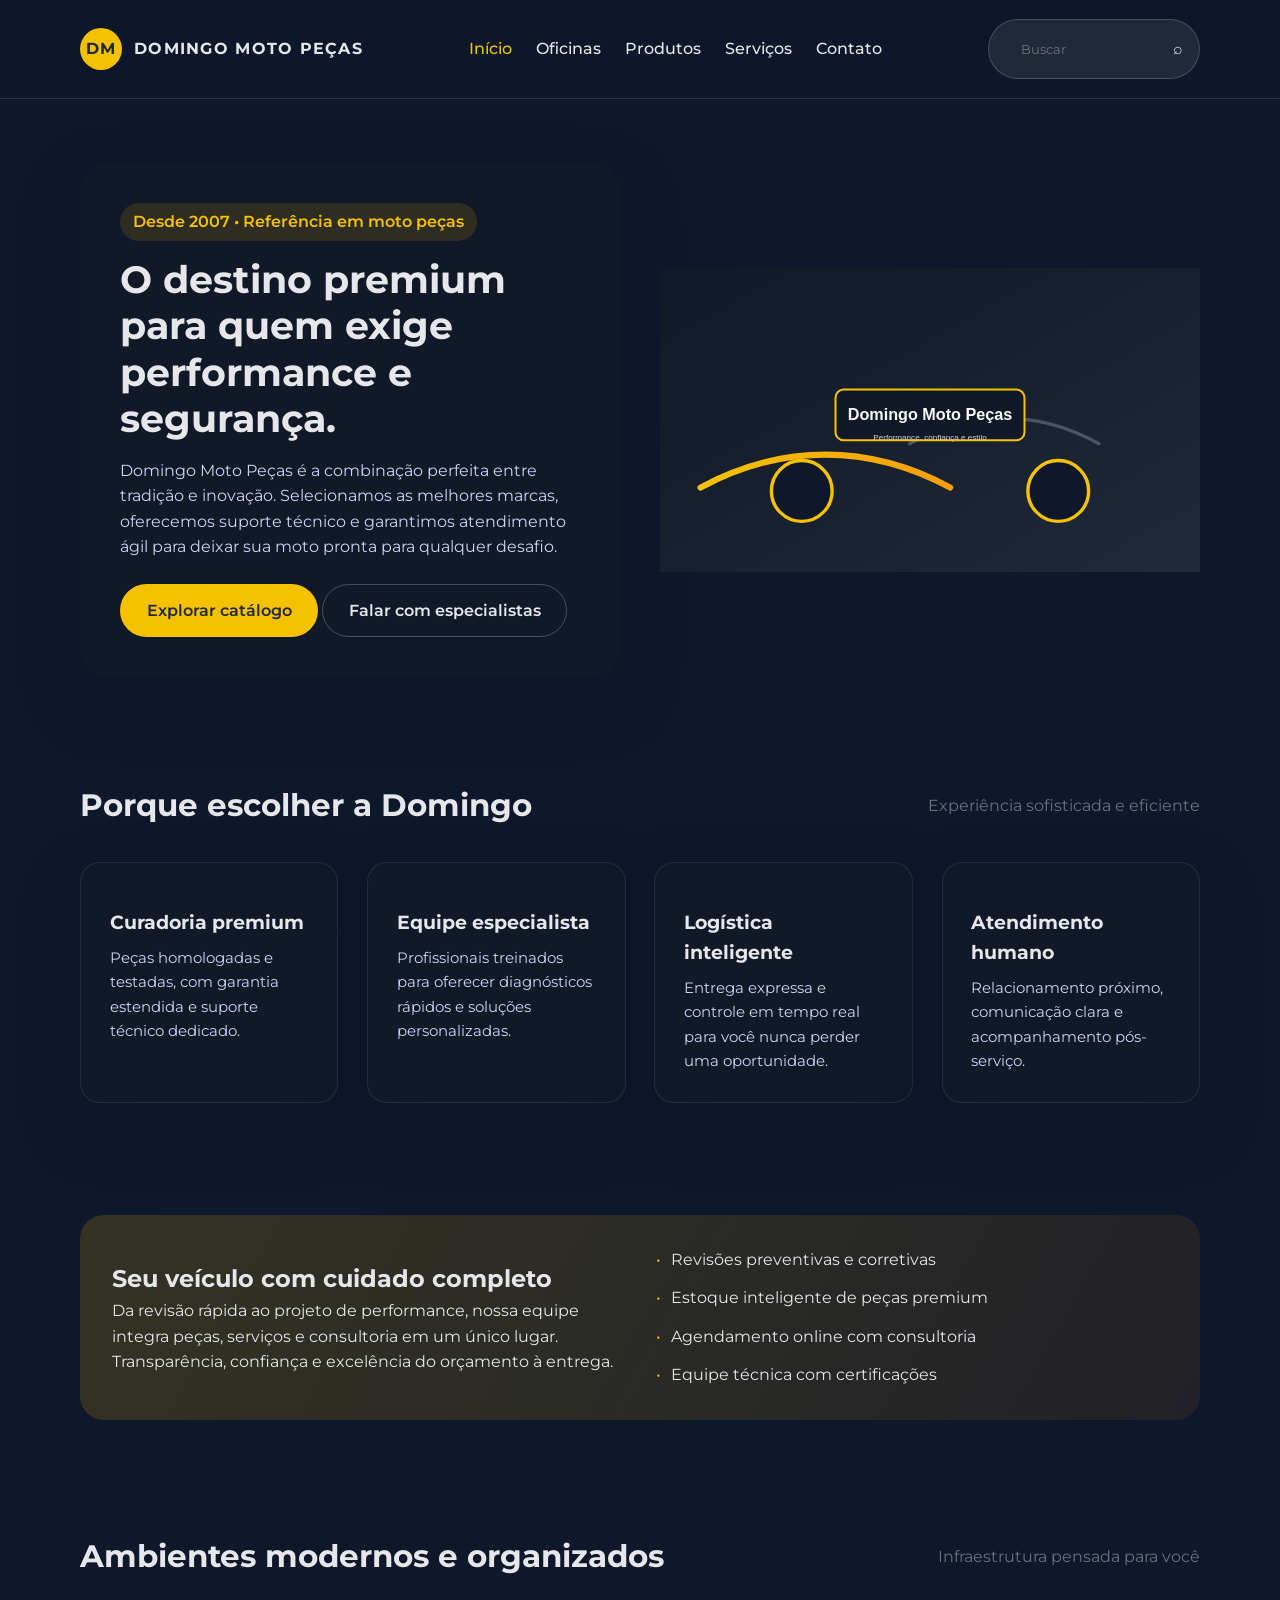
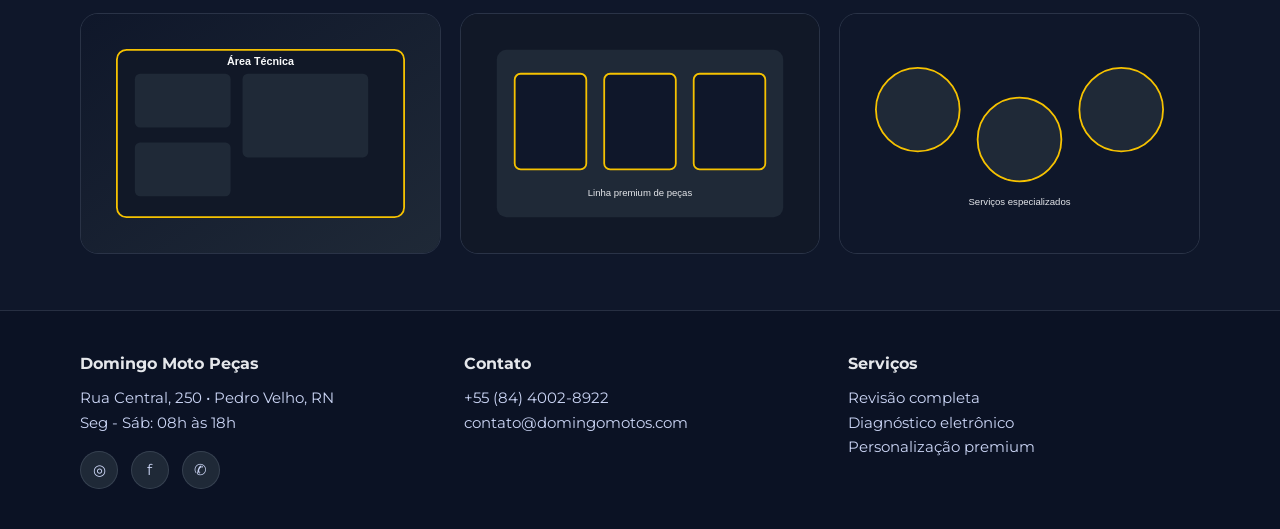
<file: index.html>
<!DOCTYPE html>
<html lang="pt-br">
  <head>
    <meta charset="UTF-8" />
    <meta name="viewport" content="width=device-width, initial-scale=1.0" />
    <title>Domingo Moto Peças | Performance e confiança</title>
    <link rel="stylesheet" href="css/styles.css" />
  </head>
  <body>
    <header>
      <div class="container nav">
        <a class="brand" href="index.html">
          <span class="brand-mark">DM</span>
          <span>Domingo Moto Peças</span>
        </a>
        <nav class="nav-links">
          <a href="index.html">Início</a>
          <a href="oficinas.html">Oficinas</a>
          <a href="produtos.html">Produtos</a>
          <a href="servicos.html">Serviços</a>
          <a href="contato.html">Contato</a>
        </nav>
        <div class="nav-cta">
          <div class="search">
            <input type="text" placeholder="Buscar" aria-label="Buscar" />
            <span>⌕</span>
          </div>
          <button class="menu-toggle" aria-label="Abrir menu">☰</button>
        </div>
      </div>
    </header>

    <main>
      <section class="hero">
        <div class="container hero-grid">
          <div class="hero-card">
            <span class="badge">Desde 2007 • Referência em moto peças</span>
            <h1>O destino premium para quem exige performance e segurança.</h1>
            <p>
              Domingo Moto Peças é a combinação perfeita entre tradição e inovação. Selecionamos as melhores marcas,
              oferecemos suporte técnico e garantimos atendimento ágil para deixar sua moto pronta para qualquer desafio.
            </p>
            <div class="hero-actions">
              <a class="btn btn-primary" href="produtos.html">Explorar catálogo</a>
              <a class="btn btn-secondary" href="contato.html">Falar com especialistas</a>
            </div>
          </div>
          <img src="assets/hero.svg" alt="Ilustração de oficina moderna" />
        </div>
      </section>

      <section class="section">
        <div class="container">
          <div class="section-title">
            <h2>Porque escolher a Domingo</h2>
            <span>Experiência sofisticada e eficiente</span>
          </div>
          <div class="card-grid">
            <article class="card">
              <h3>Curadoria premium</h3>
              <p>Peças homologadas e testadas, com garantia estendida e suporte técnico dedicado.</p>
            </article>
            <article class="card">
              <h3>Equipe especialista</h3>
              <p>Profissionais treinados para oferecer diagnósticos rápidos e soluções personalizadas.</p>
            </article>
            <article class="card">
              <h3>Logística inteligente</h3>
              <p>Entrega expressa e controle em tempo real para você nunca perder uma oportunidade.</p>
            </article>
            <article class="card">
              <h3>Atendimento humano</h3>
              <p>Relacionamento próximo, comunicação clara e acompanhamento pós-serviço.</p>
            </article>
          </div>
        </div>
      </section>

      <section class="section">
        <div class="container highlight">
          <div>
            <h2>Seu veículo com cuidado completo</h2>
            <p>
              Da revisão rápida ao projeto de performance, nossa equipe integra peças, serviços e consultoria em um único
              lugar. Transparência, confiança e excelência do orçamento à entrega.
            </p>
          </div>
          <ul>
            <li>Revisões preventivas e corretivas</li>
            <li>Estoque inteligente de peças premium</li>
            <li>Agendamento online com consultoria</li>
            <li>Equipe técnica com certificações</li>
          </ul>
        </div>
      </section>

      <section class="section">
        <div class="container">
          <div class="section-title">
            <h2>Ambientes modernos e organizados</h2>
            <span>Infraestrutura pensada para você</span>
          </div>
          <div class="gallery">
            <img src="assets/oficina.svg" alt="Área de oficina técnica" />
            <img src="assets/produtos.svg" alt="Vitrine de produtos" />
            <img src="assets/servicos.svg" alt="Serviços especializados" />
          </div>
        </div>
      </section>
    </main>

    <footer>
      <div class="container footer-grid">
        <div>
          <h4>Domingo Moto Peças</h4>
          <p>Rua Central, 250 • Pedro Velho, RN</p>
          <p>Seg - Sáb: 08h às 18h</p>
          <div class="socials">
            <a href="https://instagram.com" aria-label="Instagram">◎</a>
            <a href="https://facebook.com" aria-label="Facebook">f</a>
            <a href="https://wa.me" aria-label="WhatsApp">✆</a>
          </div>
        </div>
        <div>
          <h4>Contato</h4>
          <p>+55 (84) 4002-8922</p>
          <p>contato@domingomotos.com</p>
        </div>
        <div>
          <h4>Serviços</h4>
          <p>Revisão completa</p>
          <p>Diagnóstico eletrônico</p>
          <p>Personalização premium</p>
        </div>
      </div>
    </footer>

    <script src="js/main.js"></script>
  </body>
</html>
</file>
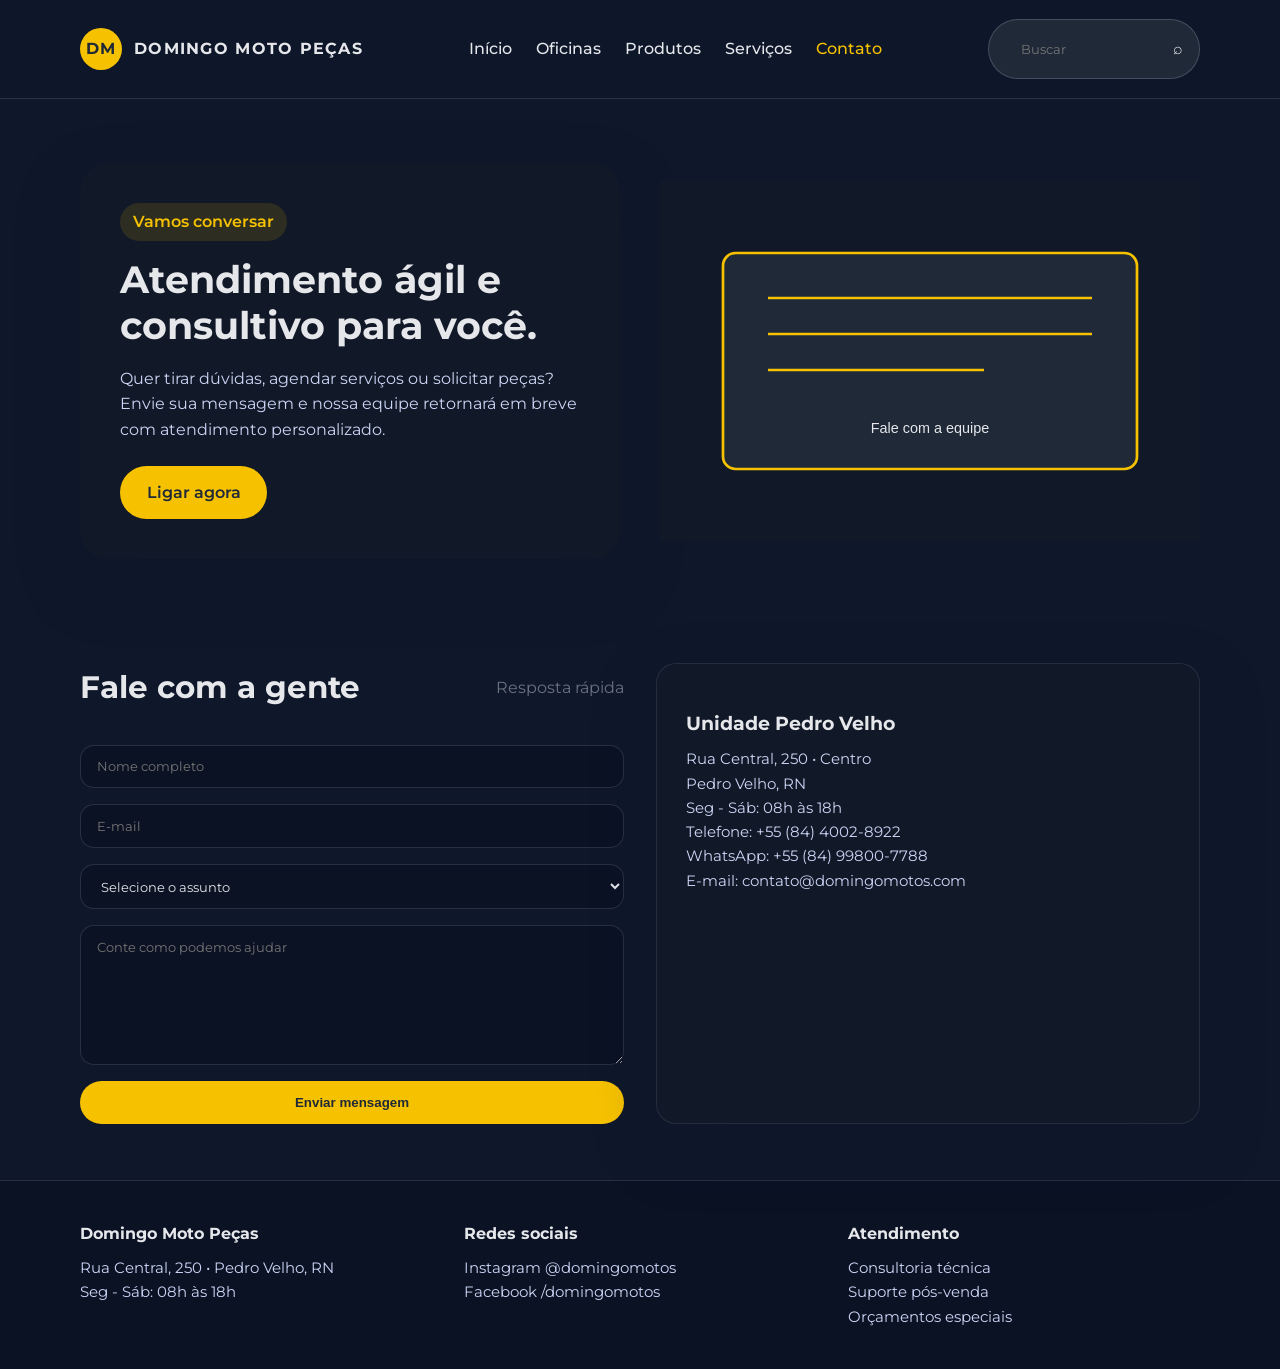
<file: contato.html>
<!DOCTYPE html>
<html lang="pt-br">
  <head>
    <meta charset="UTF-8" />
    <meta name="viewport" content="width=device-width, initial-scale=1.0" />
    <title>Contato | Domingo Moto Peças</title>
    <link rel="stylesheet" href="css/styles.css" />
  </head>
  <body>
    <header>
      <div class="container nav">
        <a class="brand" href="index.html">
          <span class="brand-mark">DM</span>
          <span>Domingo Moto Peças</span>
        </a>
        <nav class="nav-links">
          <a href="index.html">Início</a>
          <a href="oficinas.html">Oficinas</a>
          <a href="produtos.html">Produtos</a>
          <a href="servicos.html">Serviços</a>
          <a href="contato.html">Contato</a>
        </nav>
        <div class="nav-cta">
          <div class="search">
            <input type="text" placeholder="Buscar" aria-label="Buscar" />
            <span>⌕</span>
          </div>
          <button class="menu-toggle" aria-label="Abrir menu">☰</button>
        </div>
      </div>
    </header>

    <main>
      <section class="hero">
        <div class="container hero-grid">
          <div class="hero-card">
            <span class="badge">Vamos conversar</span>
            <h1>Atendimento ágil e consultivo para você.</h1>
            <p>
              Quer tirar dúvidas, agendar serviços ou solicitar peças? Envie sua mensagem e nossa equipe retornará em
              breve com atendimento personalizado.
            </p>
            <a class="btn btn-primary" href="tel:+558440028922">Ligar agora</a>
          </div>
          <img src="assets/contato.svg" alt="Contato Domingo Moto Peças" />
        </div>
      </section>

      <section class="section">
        <div class="container contact-grid">
          <div>
            <div class="section-title">
              <h2>Fale com a gente</h2>
              <span>Resposta rápida</span>
            </div>
            <form data-contact-form>
              <input type="text" name="nome" placeholder="Nome completo" required />
              <input type="email" name="email" placeholder="E-mail" required />
              <select name="assunto" required>
                <option value="">Selecione o assunto</option>
                <option value="peças">Consulta de peças</option>
                <option value="serviços">Agendamento de serviço</option>
                <option value="outros">Outros</option>
              </select>
              <textarea name="mensagem" placeholder="Conte como podemos ajudar" required></textarea>
              <button class="btn btn-primary" type="submit">Enviar mensagem</button>
            </form>
          </div>
          <div class="card">
            <h3>Unidade Pedro Velho</h3>
            <p>Rua Central, 250 • Centro</p>
            <p>Pedro Velho, RN</p>
            <p>Seg - Sáb: 08h às 18h</p>
            <p>Telefone: +55 (84) 4002-8922</p>
            <p>WhatsApp: +55 (84) 99800-7788</p>
            <p>E-mail: contato@domingomotos.com</p>
          </div>
        </div>
      </section>
    </main>

    <footer>
      <div class="container footer-grid">
        <div>
          <h4>Domingo Moto Peças</h4>
          <p>Rua Central, 250 • Pedro Velho, RN</p>
          <p>Seg - Sáb: 08h às 18h</p>
        </div>
        <div>
          <h4>Redes sociais</h4>
          <p>Instagram @domingomotos</p>
          <p>Facebook /domingomotos</p>
        </div>
        <div>
          <h4>Atendimento</h4>
          <p>Consultoria técnica</p>
          <p>Suporte pós-venda</p>
          <p>Orçamentos especiais</p>
        </div>
      </div>
    </footer>

    <script src="js/main.js"></script>
  </body>
</html>
</file>
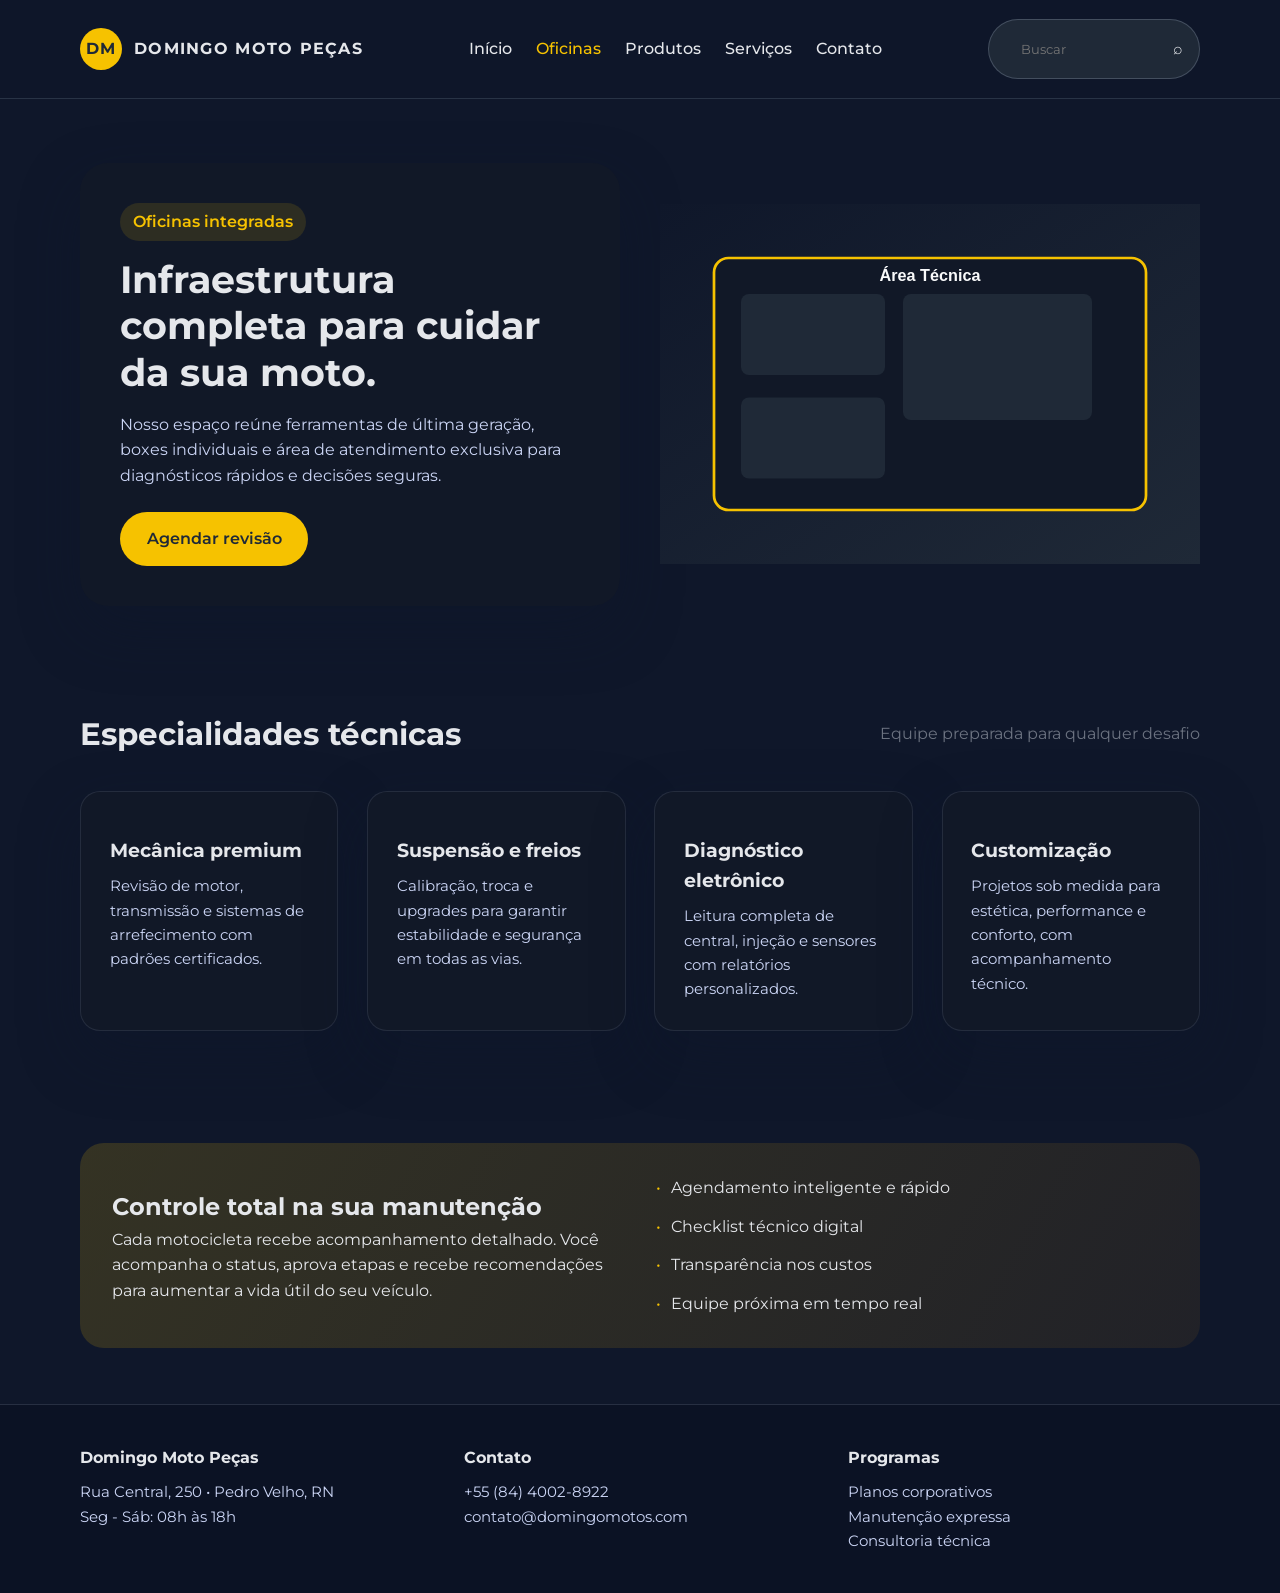
<file: oficinas.html>
<!DOCTYPE html>
<html lang="pt-br">
  <head>
    <meta charset="UTF-8" />
    <meta name="viewport" content="width=device-width, initial-scale=1.0" />
    <title>Oficinas | Domingo Moto Peças</title>
    <link rel="stylesheet" href="css/styles.css" />
  </head>
  <body>
    <header>
      <div class="container nav">
        <a class="brand" href="index.html">
          <span class="brand-mark">DM</span>
          <span>Domingo Moto Peças</span>
        </a>
        <nav class="nav-links">
          <a href="index.html">Início</a>
          <a href="oficinas.html">Oficinas</a>
          <a href="produtos.html">Produtos</a>
          <a href="servicos.html">Serviços</a>
          <a href="contato.html">Contato</a>
        </nav>
        <div class="nav-cta">
          <div class="search">
            <input type="text" placeholder="Buscar" aria-label="Buscar" />
            <span>⌕</span>
          </div>
          <button class="menu-toggle" aria-label="Abrir menu">☰</button>
        </div>
      </div>
    </header>

    <main>
      <section class="hero">
        <div class="container hero-grid">
          <div class="hero-card">
            <span class="badge">Oficinas integradas</span>
            <h1>Infraestrutura completa para cuidar da sua moto.</h1>
            <p>
              Nosso espaço reúne ferramentas de última geração, boxes individuais e área de atendimento exclusiva para
              diagnósticos rápidos e decisões seguras.
            </p>
            <a class="btn btn-primary" href="contato.html">Agendar revisão</a>
          </div>
          <img src="assets/oficina.svg" alt="Oficina Domingo Moto Peças" />
        </div>
      </section>

      <section class="section">
        <div class="container">
          <div class="section-title">
            <h2>Especialidades técnicas</h2>
            <span>Equipe preparada para qualquer desafio</span>
          </div>
          <div class="card-grid">
            <article class="card">
              <h3>Mecânica premium</h3>
              <p>Revisão de motor, transmissão e sistemas de arrefecimento com padrões certificados.</p>
            </article>
            <article class="card">
              <h3>Suspensão e freios</h3>
              <p>Calibração, troca e upgrades para garantir estabilidade e segurança em todas as vias.</p>
            </article>
            <article class="card">
              <h3>Diagnóstico eletrônico</h3>
              <p>Leitura completa de central, injeção e sensores com relatórios personalizados.</p>
            </article>
            <article class="card">
              <h3>Customização</h3>
              <p>Projetos sob medida para estética, performance e conforto, com acompanhamento técnico.</p>
            </article>
          </div>
        </div>
      </section>

      <section class="section">
        <div class="container highlight">
          <div>
            <h2>Controle total na sua manutenção</h2>
            <p>
              Cada motocicleta recebe acompanhamento detalhado. Você acompanha o status, aprova etapas e recebe
              recomendações para aumentar a vida útil do seu veículo.
            </p>
          </div>
          <ul>
            <li>Agendamento inteligente e rápido</li>
            <li>Checklist técnico digital</li>
            <li>Transparência nos custos</li>
            <li>Equipe próxima em tempo real</li>
          </ul>
        </div>
      </section>
    </main>

    <footer>
      <div class="container footer-grid">
        <div>
          <h4>Domingo Moto Peças</h4>
          <p>Rua Central, 250 • Pedro Velho, RN</p>
          <p>Seg - Sáb: 08h às 18h</p>
        </div>
        <div>
          <h4>Contato</h4>
          <p>+55 (84) 4002-8922</p>
          <p>contato@domingomotos.com</p>
        </div>
        <div>
          <h4>Programas</h4>
          <p>Planos corporativos</p>
          <p>Manutenção expressa</p>
          <p>Consultoria técnica</p>
        </div>
      </div>
    </footer>

    <script src="js/main.js"></script>
  </body>
</html>
</file>
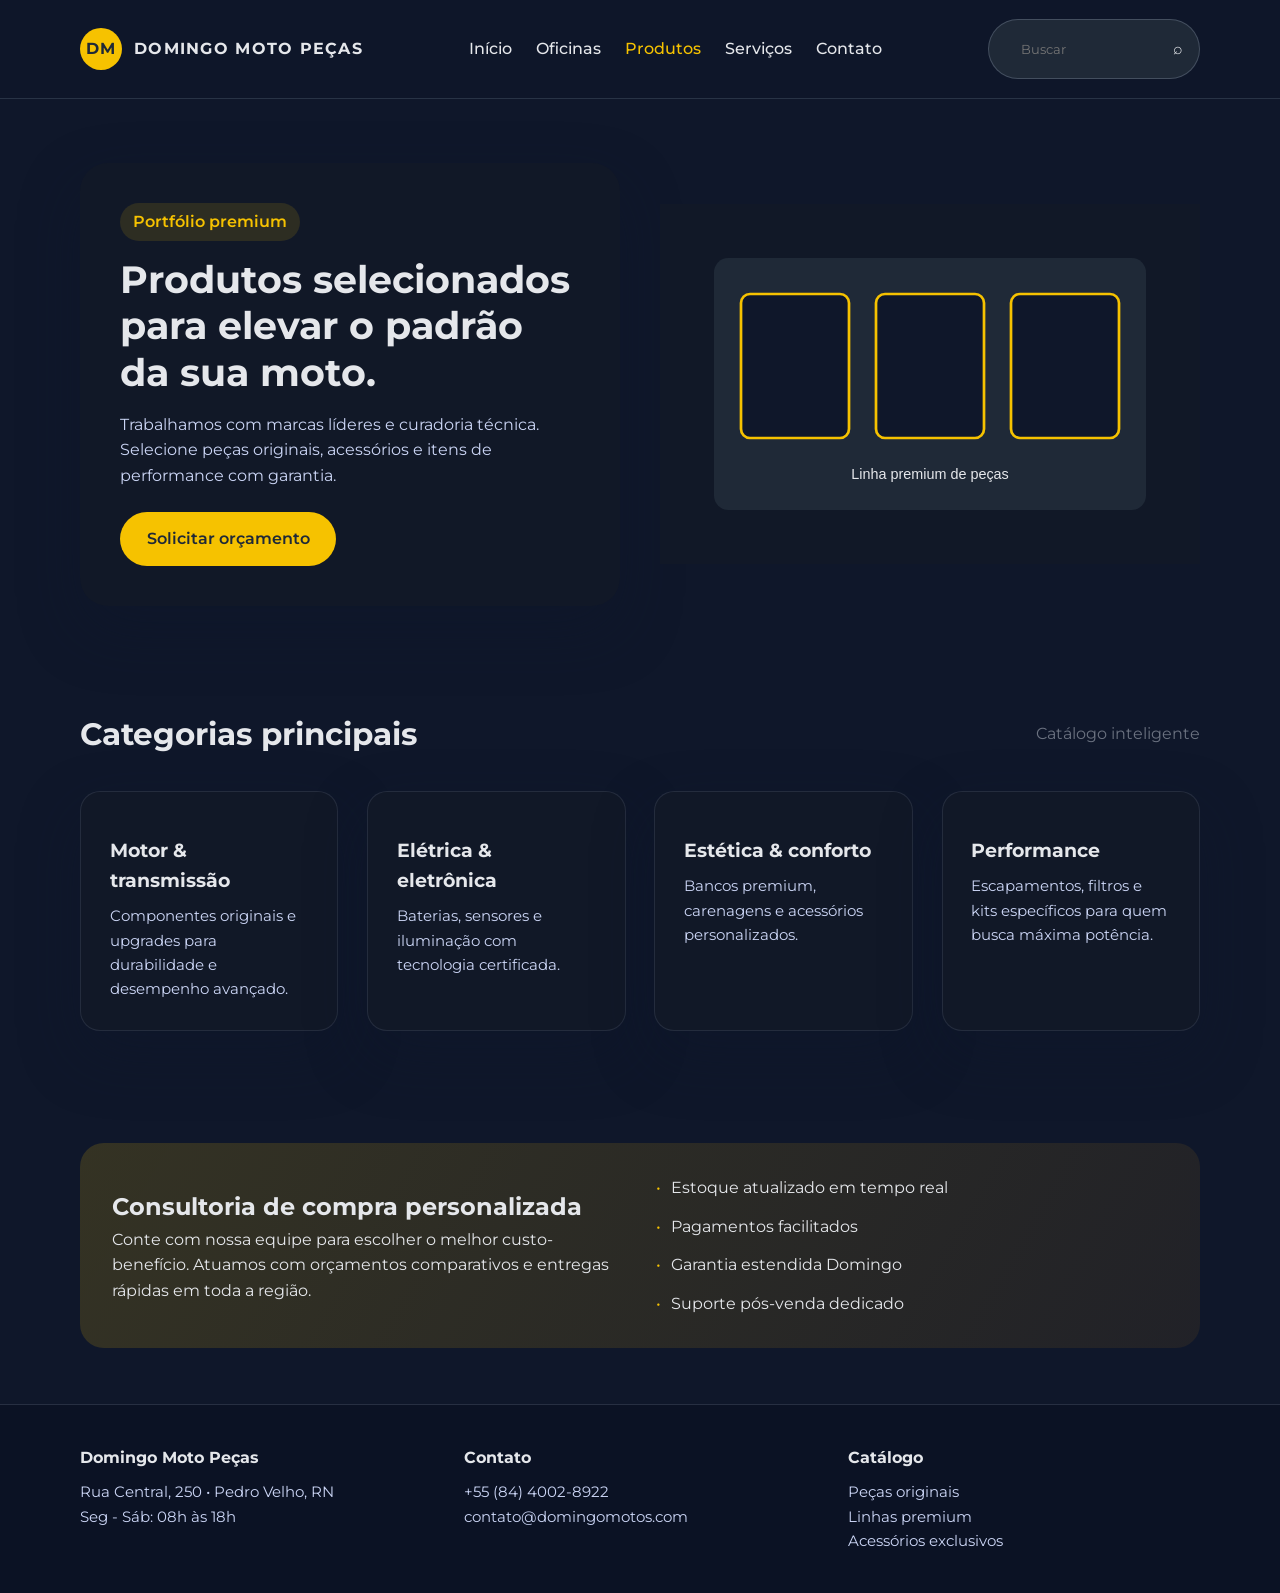
<file: produtos.html>
<!DOCTYPE html>
<html lang="pt-br">
  <head>
    <meta charset="UTF-8" />
    <meta name="viewport" content="width=device-width, initial-scale=1.0" />
    <title>Produtos | Domingo Moto Peças</title>
    <link rel="stylesheet" href="css/styles.css" />
  </head>
  <body>
    <header>
      <div class="container nav">
        <a class="brand" href="index.html">
          <span class="brand-mark">DM</span>
          <span>Domingo Moto Peças</span>
        </a>
        <nav class="nav-links">
          <a href="index.html">Início</a>
          <a href="oficinas.html">Oficinas</a>
          <a href="produtos.html">Produtos</a>
          <a href="servicos.html">Serviços</a>
          <a href="contato.html">Contato</a>
        </nav>
        <div class="nav-cta">
          <div class="search">
            <input type="text" placeholder="Buscar" aria-label="Buscar" />
            <span>⌕</span>
          </div>
          <button class="menu-toggle" aria-label="Abrir menu">☰</button>
        </div>
      </div>
    </header>

    <main>
      <section class="hero">
        <div class="container hero-grid">
          <div class="hero-card">
            <span class="badge">Portfólio premium</span>
            <h1>Produtos selecionados para elevar o padrão da sua moto.</h1>
            <p>
              Trabalhamos com marcas líderes e curadoria técnica. Selecione peças originais, acessórios e itens de
              performance com garantia.
            </p>
            <a class="btn btn-primary" href="contato.html">Solicitar orçamento</a>
          </div>
          <img src="assets/produtos.svg" alt="Produtos Domingo Moto Peças" />
        </div>
      </section>

      <section class="section">
        <div class="container">
          <div class="section-title">
            <h2>Categorias principais</h2>
            <span>Catálogo inteligente</span>
          </div>
          <div class="card-grid">
            <article class="card">
              <h3>Motor &amp; transmissão</h3>
              <p>Componentes originais e upgrades para durabilidade e desempenho avançado.</p>
            </article>
            <article class="card">
              <h3>Elétrica &amp; eletrônica</h3>
              <p>Baterias, sensores e iluminação com tecnologia certificada.</p>
            </article>
            <article class="card">
              <h3>Estética &amp; conforto</h3>
              <p>Bancos premium, carenagens e acessórios personalizados.</p>
            </article>
            <article class="card">
              <h3>Performance</h3>
              <p>Escapamentos, filtros e kits específicos para quem busca máxima potência.</p>
            </article>
          </div>
        </div>
      </section>

      <section class="section">
        <div class="container highlight">
          <div>
            <h2>Consultoria de compra personalizada</h2>
            <p>
              Conte com nossa equipe para escolher o melhor custo-benefício. Atuamos com orçamentos comparativos e
              entregas rápidas em toda a região.
            </p>
          </div>
          <ul>
            <li>Estoque atualizado em tempo real</li>
            <li>Pagamentos facilitados</li>
            <li>Garantia estendida Domingo</li>
            <li>Suporte pós-venda dedicado</li>
          </ul>
        </div>
      </section>
    </main>

    <footer>
      <div class="container footer-grid">
        <div>
          <h4>Domingo Moto Peças</h4>
          <p>Rua Central, 250 • Pedro Velho, RN</p>
          <p>Seg - Sáb: 08h às 18h</p>
        </div>
        <div>
          <h4>Contato</h4>
          <p>+55 (84) 4002-8922</p>
          <p>contato@domingomotos.com</p>
        </div>
        <div>
          <h4>Catálogo</h4>
          <p>Peças originais</p>
          <p>Linhas premium</p>
          <p>Acessórios exclusivos</p>
        </div>
      </div>
    </footer>

    <script src="js/main.js"></script>
  </body>
</html>
</file>
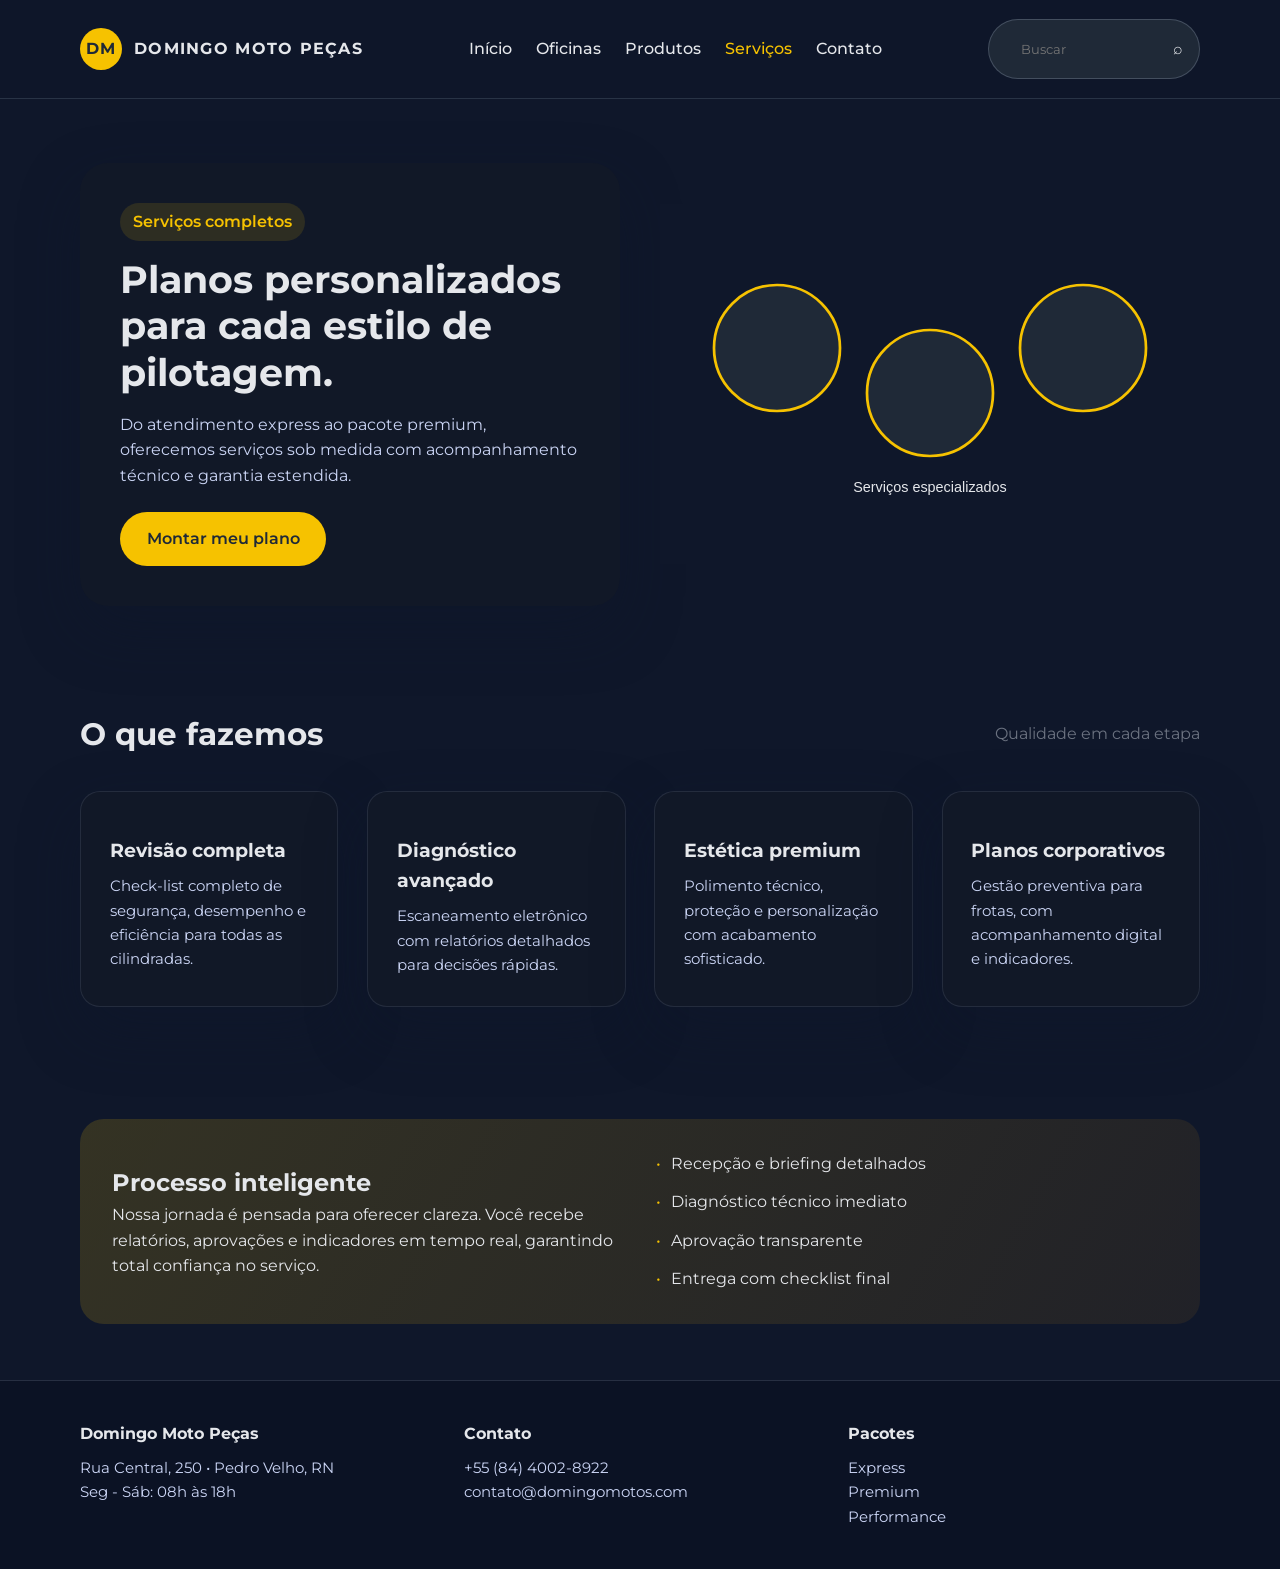
<file: servicos.html>
<!DOCTYPE html>
<html lang="pt-br">
  <head>
    <meta charset="UTF-8" />
    <meta name="viewport" content="width=device-width, initial-scale=1.0" />
    <title>Serviços | Domingo Moto Peças</title>
    <link rel="stylesheet" href="css/styles.css" />
  </head>
  <body>
    <header>
      <div class="container nav">
        <a class="brand" href="index.html">
          <span class="brand-mark">DM</span>
          <span>Domingo Moto Peças</span>
        </a>
        <nav class="nav-links">
          <a href="index.html">Início</a>
          <a href="oficinas.html">Oficinas</a>
          <a href="produtos.html">Produtos</a>
          <a href="servicos.html">Serviços</a>
          <a href="contato.html">Contato</a>
        </nav>
        <div class="nav-cta">
          <div class="search">
            <input type="text" placeholder="Buscar" aria-label="Buscar" />
            <span>⌕</span>
          </div>
          <button class="menu-toggle" aria-label="Abrir menu">☰</button>
        </div>
      </div>
    </header>

    <main>
      <section class="hero">
        <div class="container hero-grid">
          <div class="hero-card">
            <span class="badge">Serviços completos</span>
            <h1>Planos personalizados para cada estilo de pilotagem.</h1>
            <p>
              Do atendimento express ao pacote premium, oferecemos serviços sob medida com acompanhamento técnico e
              garantia estendida.
            </p>
            <a class="btn btn-primary" href="contato.html">Montar meu plano</a>
          </div>
          <img src="assets/servicos.svg" alt="Serviços especializados" />
        </div>
      </section>

      <section class="section">
        <div class="container">
          <div class="section-title">
            <h2>O que fazemos</h2>
            <span>Qualidade em cada etapa</span>
          </div>
          <div class="card-grid">
            <article class="card">
              <h3>Revisão completa</h3>
              <p>Check-list completo de segurança, desempenho e eficiência para todas as cilindradas.</p>
            </article>
            <article class="card">
              <h3>Diagnóstico avançado</h3>
              <p>Escaneamento eletrônico com relatórios detalhados para decisões rápidas.</p>
            </article>
            <article class="card">
              <h3>Estética premium</h3>
              <p>Polimento técnico, proteção e personalização com acabamento sofisticado.</p>
            </article>
            <article class="card">
              <h3>Planos corporativos</h3>
              <p>Gestão preventiva para frotas, com acompanhamento digital e indicadores.</p>
            </article>
          </div>
        </div>
      </section>

      <section class="section">
        <div class="container highlight">
          <div>
            <h2>Processo inteligente</h2>
            <p>
              Nossa jornada é pensada para oferecer clareza. Você recebe relatórios, aprovações e indicadores em tempo
              real, garantindo total confiança no serviço.
            </p>
          </div>
          <ul>
            <li>Recepção e briefing detalhados</li>
            <li>Diagnóstico técnico imediato</li>
            <li>Aprovação transparente</li>
            <li>Entrega com checklist final</li>
          </ul>
        </div>
      </section>
    </main>

    <footer>
      <div class="container footer-grid">
        <div>
          <h4>Domingo Moto Peças</h4>
          <p>Rua Central, 250 • Pedro Velho, RN</p>
          <p>Seg - Sáb: 08h às 18h</p>
        </div>
        <div>
          <h4>Contato</h4>
          <p>+55 (84) 4002-8922</p>
          <p>contato@domingomotos.com</p>
        </div>
        <div>
          <h4>Pacotes</h4>
          <p>Express</p>
          <p>Premium</p>
          <p>Performance</p>
        </div>
      </div>
    </footer>

    <script src="js/main.js"></script>
  </body>
</html>
</file>
<file: css/styles.css>
@import url('https://fonts.googleapis.com/css2?family=Montserrat:wght@300;400;500;600;700&display=swap');

:root {
  --bg: #0f172a;
  --card: #111827;
  --muted: #6b7280;
  --text: #e5e7eb;
  --accent: #f6c200;
  --accent-dark: #d97706;
  --white: #ffffff;
  --shadow: 0 24px 60px rgba(15, 23, 42, 0.35);
}

* {
  margin: 0;
  padding: 0;
  box-sizing: border-box;
}

body {
  font-family: 'Montserrat', sans-serif;
  color: var(--text);
  background: var(--bg);
  line-height: 1.6;
}

a {
  color: inherit;
  text-decoration: none;
}

img {
  max-width: 100%;
  display: block;
}

.container {
  width: min(1120px, 92%);
  margin: 0 auto;
}

header {
  position: sticky;
  top: 0;
  z-index: 10;
  background: rgba(15, 23, 42, 0.92);
  backdrop-filter: blur(8px);
  border-bottom: 1px solid rgba(148, 163, 184, 0.2);
}

.nav {
  display: flex;
  align-items: center;
  justify-content: space-between;
  padding: 1.2rem 0;
}

.brand {
  display: flex;
  align-items: center;
  gap: 0.75rem;
}

.brand-mark {
  width: 42px;
  height: 42px;
  border-radius: 50%;
  background: var(--accent);
  color: #1f2937;
  display: grid;
  place-items: center;
  font-weight: 700;
}

.brand span {
  font-weight: 700;
  letter-spacing: 0.08em;
  text-transform: uppercase;
}

.nav-links {
  display: flex;
  align-items: center;
  gap: 1.5rem;
}

.nav-links a {
  font-weight: 500;
  color: var(--text);
  transition: color 0.2s ease;
}

.nav-links a:hover,
.nav-links a.active {
  color: var(--accent);
}

.nav-cta {
  display: flex;
  align-items: center;
  gap: 0.75rem;
}

.search {
  background: #1f2937;
  border: 1px solid rgba(148, 163, 184, 0.3);
  border-radius: 999px;
  padding: 0.5rem 1rem;
  display: flex;
  align-items: center;
  gap: 0.5rem;
}

.search input {
  background: transparent;
  border: none;
  color: var(--text);
  outline: none;
  width: 160px;
}

.menu-toggle {
  display: none;
  background: transparent;
  border: none;
  color: var(--text);
  font-size: 1.5rem;
}

.hero {
  padding: 4rem 0 3rem;
}

.hero-grid {
  display: grid;
  gap: 2.5rem;
  align-items: center;
  grid-template-columns: repeat(auto-fit, minmax(280px, 1fr));
}

.hero-card {
  background: var(--card);
  padding: 2.5rem;
  border-radius: 28px;
  box-shadow: var(--shadow);
}

.hero-card h1 {
  font-size: clamp(2rem, 3vw, 3rem);
  line-height: 1.2;
  margin-bottom: 1rem;
}

.hero-card p {
  color: #cbd5f5;
  margin-bottom: 1.5rem;
}

.badge {
  display: inline-flex;
  gap: 0.5rem;
  align-items: center;
  padding: 0.4rem 0.8rem;
  background: rgba(246, 194, 0, 0.12);
  color: var(--accent);
  font-weight: 600;
  border-radius: 999px;
  margin-bottom: 1rem;
}

.btn {
  display: inline-flex;
  align-items: center;
  justify-content: center;
  gap: 0.5rem;
  padding: 0.8rem 1.6rem;
  border-radius: 999px;
  font-weight: 600;
  border: 1px solid transparent;
  transition: transform 0.2s ease, box-shadow 0.2s ease;
}

.btn-primary {
  background: var(--accent);
  color: #1f2937;
}

.btn-secondary {
  border-color: rgba(148, 163, 184, 0.4);
  color: var(--text);
}

.btn:hover {
  transform: translateY(-2px);
  box-shadow: 0 10px 20px rgba(15, 23, 42, 0.4);
}

.section {
  padding: 3.5rem 0;
}

.section-title {
  display: flex;
  align-items: center;
  justify-content: space-between;
  gap: 1rem;
  margin-bottom: 2rem;
}

.section-title h2 {
  font-size: clamp(1.6rem, 2.4vw, 2.4rem);
}

.section-title span {
  color: var(--muted);
}

.card-grid {
  display: grid;
  gap: 1.8rem;
  grid-template-columns: repeat(auto-fit, minmax(220px, 1fr));
}

.card {
  background: var(--card);
  padding: 1.8rem;
  border-radius: 20px;
  border: 1px solid rgba(148, 163, 184, 0.15);
  box-shadow: var(--shadow);
}

.card h3 {
  margin: 1rem 0 0.5rem;
}

.card p {
  color: #cbd5f5;
  font-size: 0.95rem;
}

.highlight {
  background: linear-gradient(120deg, rgba(246, 194, 0, 0.16), rgba(245, 158, 11, 0.08));
  border-radius: 24px;
  padding: 2rem;
  display: grid;
  gap: 2rem;
  grid-template-columns: repeat(auto-fit, minmax(240px, 1fr));
  align-items: center;
}

.highlight ul {
  list-style: none;
  display: grid;
  gap: 0.8rem;
}

.highlight li::before {
  content: '•';
  color: var(--accent);
  margin-right: 0.6rem;
}

.gallery {
  display: grid;
  gap: 1.2rem;
  grid-template-columns: repeat(auto-fit, minmax(220px, 1fr));
}

.gallery img {
  border-radius: 18px;
  border: 1px solid rgba(148, 163, 184, 0.2);
}

.contact-grid {
  display: grid;
  gap: 2rem;
  grid-template-columns: repeat(auto-fit, minmax(260px, 1fr));
}

form {
  display: grid;
  gap: 1rem;
}

input,
textarea,
select {
  background: #0b1224;
  border: 1px solid rgba(148, 163, 184, 0.2);
  border-radius: 14px;
  padding: 0.8rem 1rem;
  color: var(--text);
  font-family: inherit;
}

textarea {
  min-height: 140px;
}

footer {
  padding: 2.5rem 0;
  border-top: 1px solid rgba(148, 163, 184, 0.2);
  background: #0b1224;
}

.footer-grid {
  display: grid;
  gap: 2rem;
  grid-template-columns: repeat(auto-fit, minmax(240px, 1fr));
}

.footer-grid h4 {
  margin-bottom: 0.6rem;
}

.footer-grid p,
.footer-grid a {
  color: #cbd5f5;
  font-size: 0.95rem;
}

.socials {
  display: flex;
  gap: 0.8rem;
  margin-top: 1rem;
}

.socials a {
  width: 38px;
  height: 38px;
  border-radius: 50%;
  display: grid;
  place-items: center;
  background: #1f2937;
  border: 1px solid rgba(148, 163, 184, 0.2);
}

@media (max-width: 900px) {
  .nav-links {
    position: fixed;
    inset: 80px 1rem auto 1rem;
    flex-direction: column;
    padding: 1.5rem;
    background: #111827;
    border-radius: 20px;
    box-shadow: var(--shadow);
    display: none;
  }

  .nav-links.open {
    display: flex;
  }

  .menu-toggle {
    display: inline-flex;
  }

  .search {
    display: none;
  }
}
</file>
